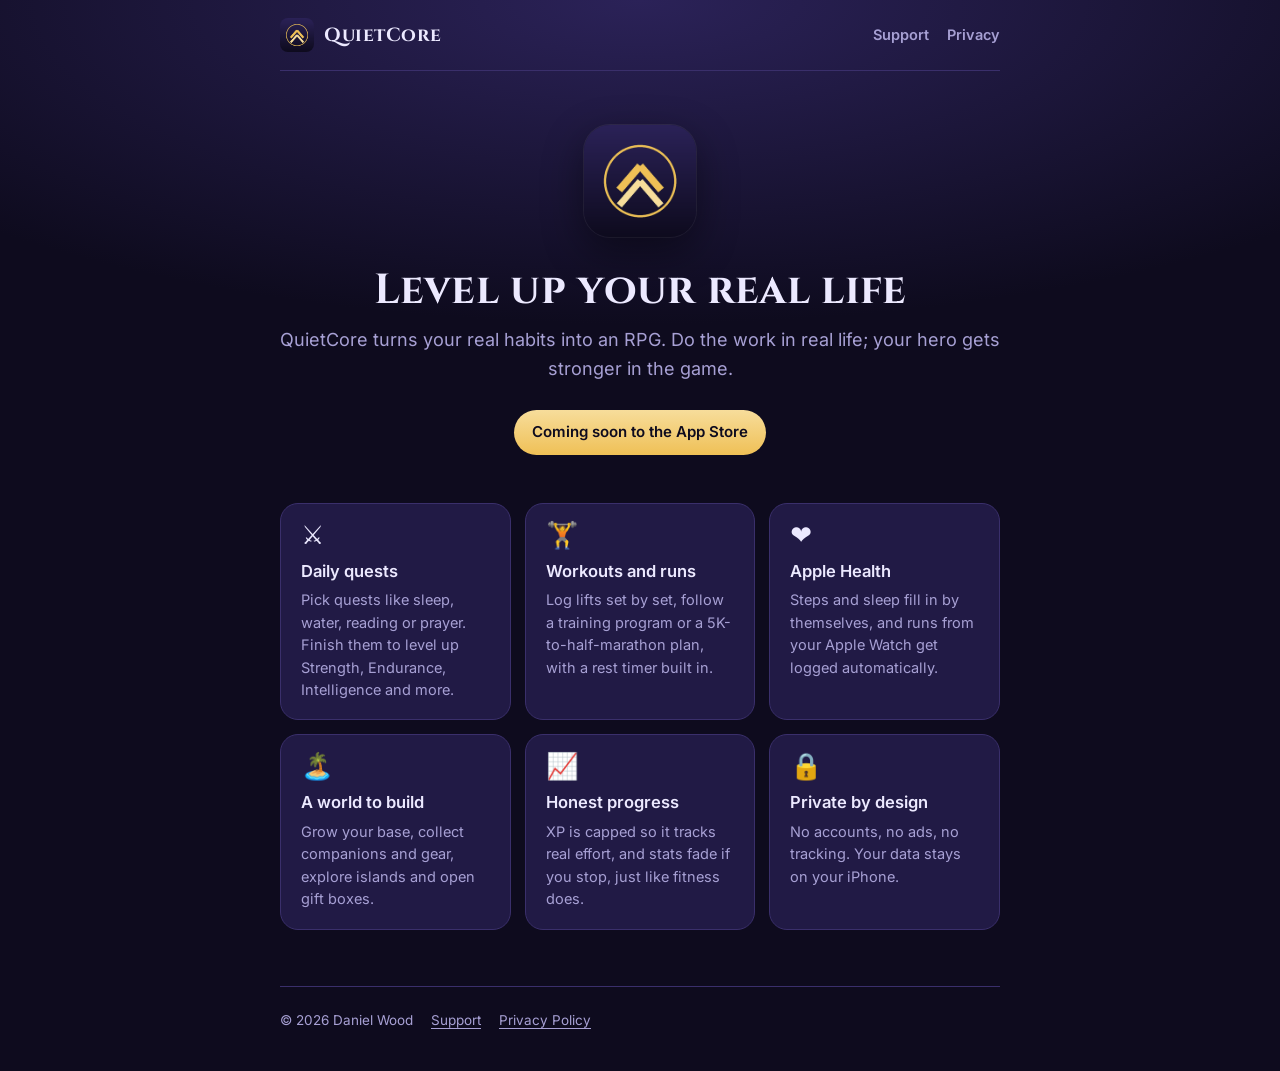
<file: index.html>
<!doctype html>
<html lang="en">
<head>
  <meta charset="utf-8">
  <meta name="viewport" content="width=device-width, initial-scale=1">
  <title>QuietCore · Level up your real life</title>
  <meta name="description" content="QuietCore turns your real habits into an RPG. Complete daily quests, track workouts and runs, and level up seven stats. Everything stays on your iPhone.">
  <link rel="icon" href="assets/favicon.png">
  <link rel="apple-touch-icon" href="assets/apple-touch-icon.png">
  <link rel="stylesheet" href="assets/style.css">
</head>
<body>
  <div class="wrap">
    <header class="site">
      <a class="brand" href="./"><img src="assets/icon.png" alt=""><span class="name">QuietCore</span></a>
      <nav><a href="support/">Support</a><a href="privacy/">Privacy</a></nav>
    </header>

    <section class="hero">
      <img src="assets/icon.png" alt="QuietCore app icon">
      <h1>Level up your real life</h1>
      <p class="lede">QuietCore turns your real habits into an RPG. Do the work in real life; your hero gets stronger in the game.</p>
      <span class="badge">Coming soon to the App Store</span>
    </section>

    <div class="grid">
      <div class="card"><div class="icon">⚔️</div><h3>Daily quests</h3><p>Pick quests like sleep, water, reading or prayer. Finish them to level up Strength, Endurance, Intelligence and more.</p></div>
      <div class="card"><div class="icon">🏋️</div><h3>Workouts and runs</h3><p>Log lifts set by set, follow a training program or a 5K-to-half-marathon plan, with a rest timer built in.</p></div>
      <div class="card"><div class="icon">❤️</div><h3>Apple Health</h3><p>Steps and sleep fill in by themselves, and runs from your Apple Watch get logged automatically.</p></div>
      <div class="card"><div class="icon">🏝️</div><h3>A world to build</h3><p>Grow your base, collect companions and gear, explore islands and open gift boxes.</p></div>
      <div class="card"><div class="icon">📈</div><h3>Honest progress</h3><p>XP is capped so it tracks real effort, and stats fade if you stop, just like fitness does.</p></div>
      <div class="card"><div class="icon">🔒</div><h3>Private by design</h3><p>No accounts, no ads, no tracking. Your data stays on your iPhone.</p></div>
    </div>

    <footer class="site">
      <span>© 2026 Daniel Wood</span>
      <a href="support/">Support</a>
      <a href="privacy/">Privacy Policy</a>
    </footer>
  </div>
</body>
</html>
</file>
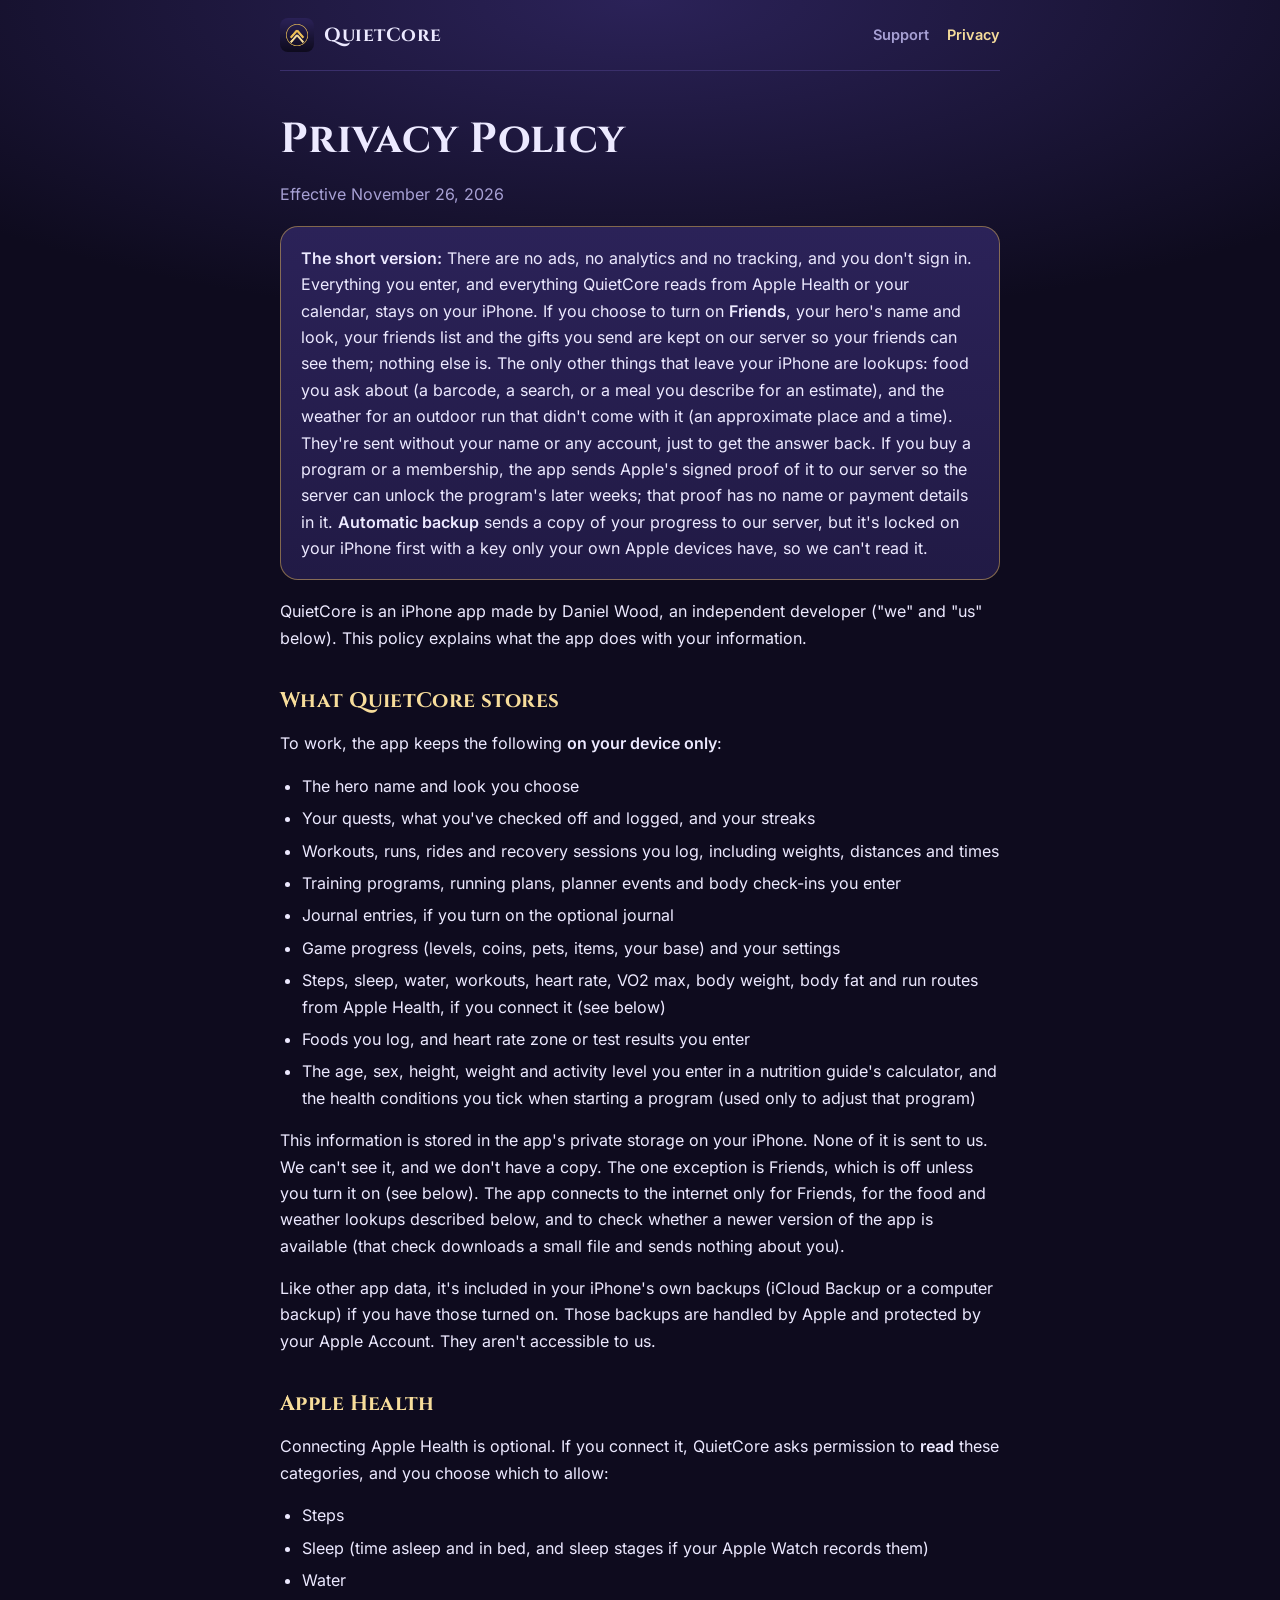
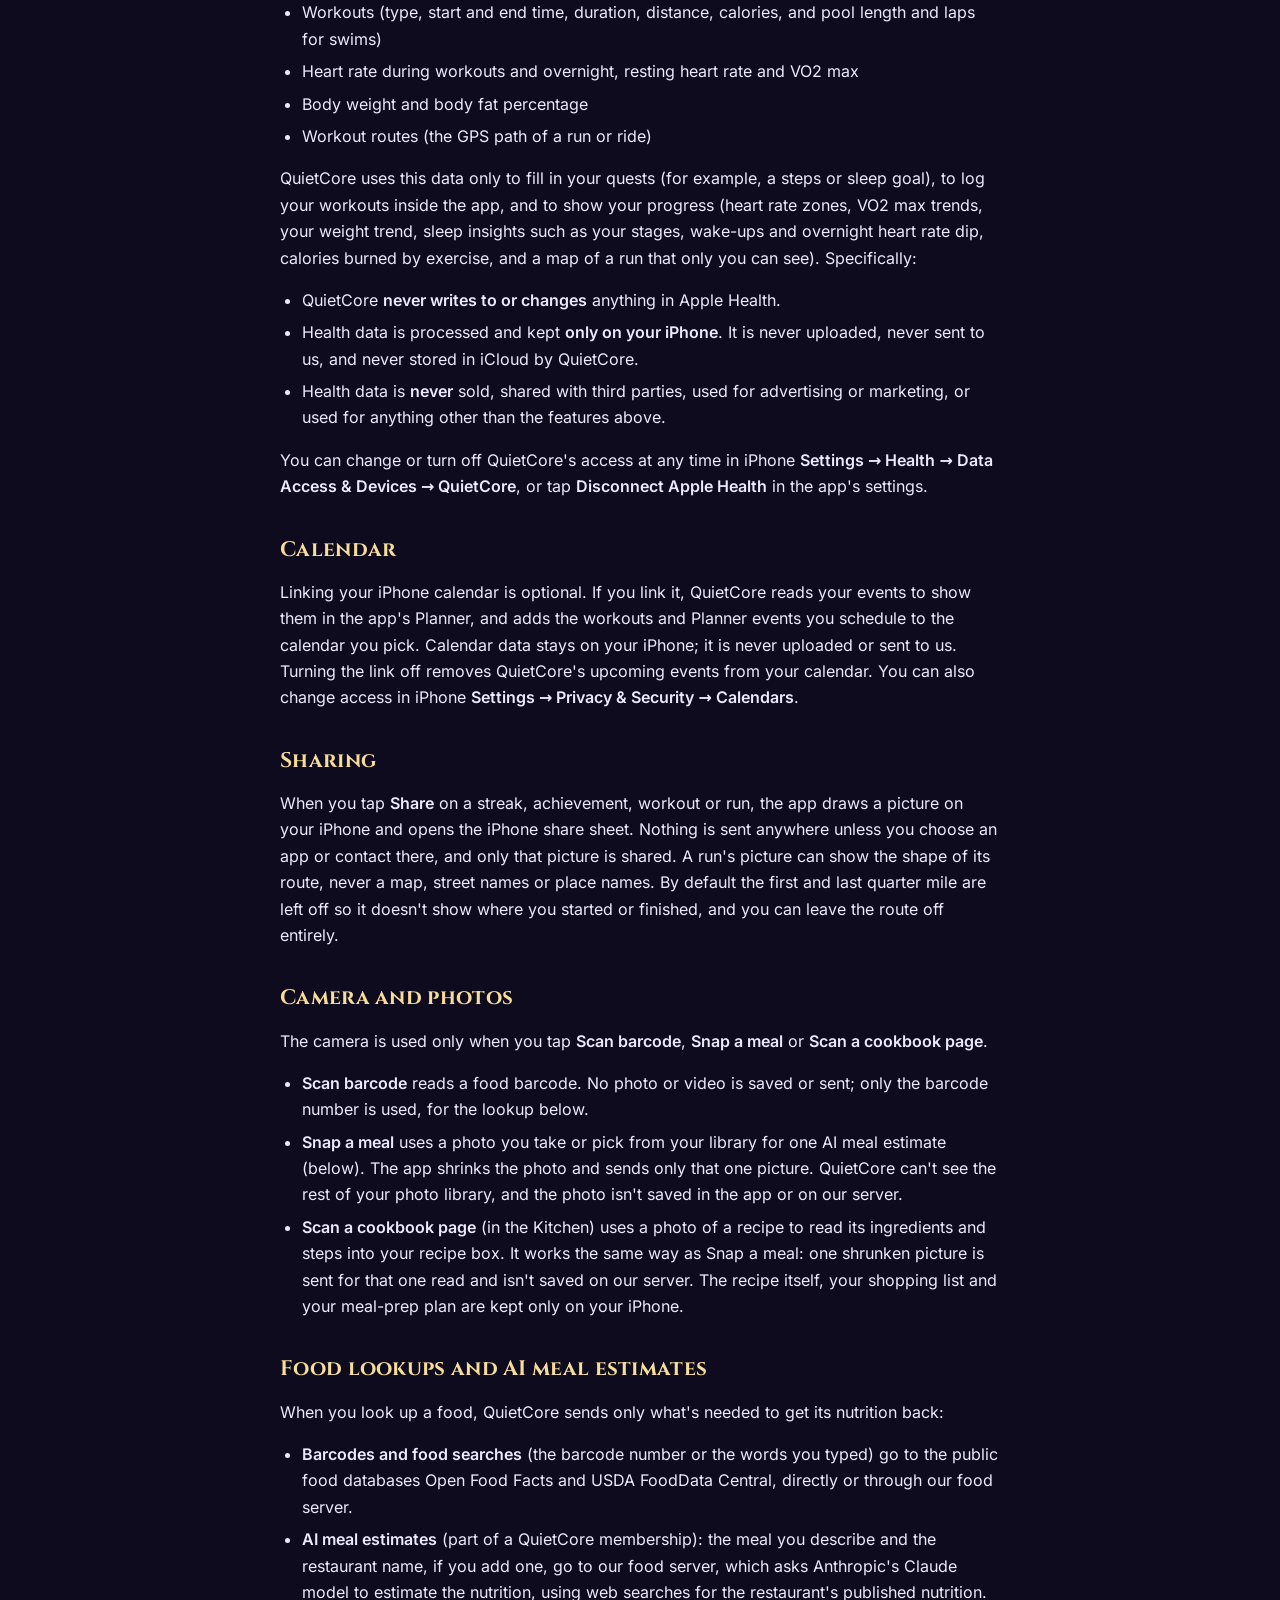
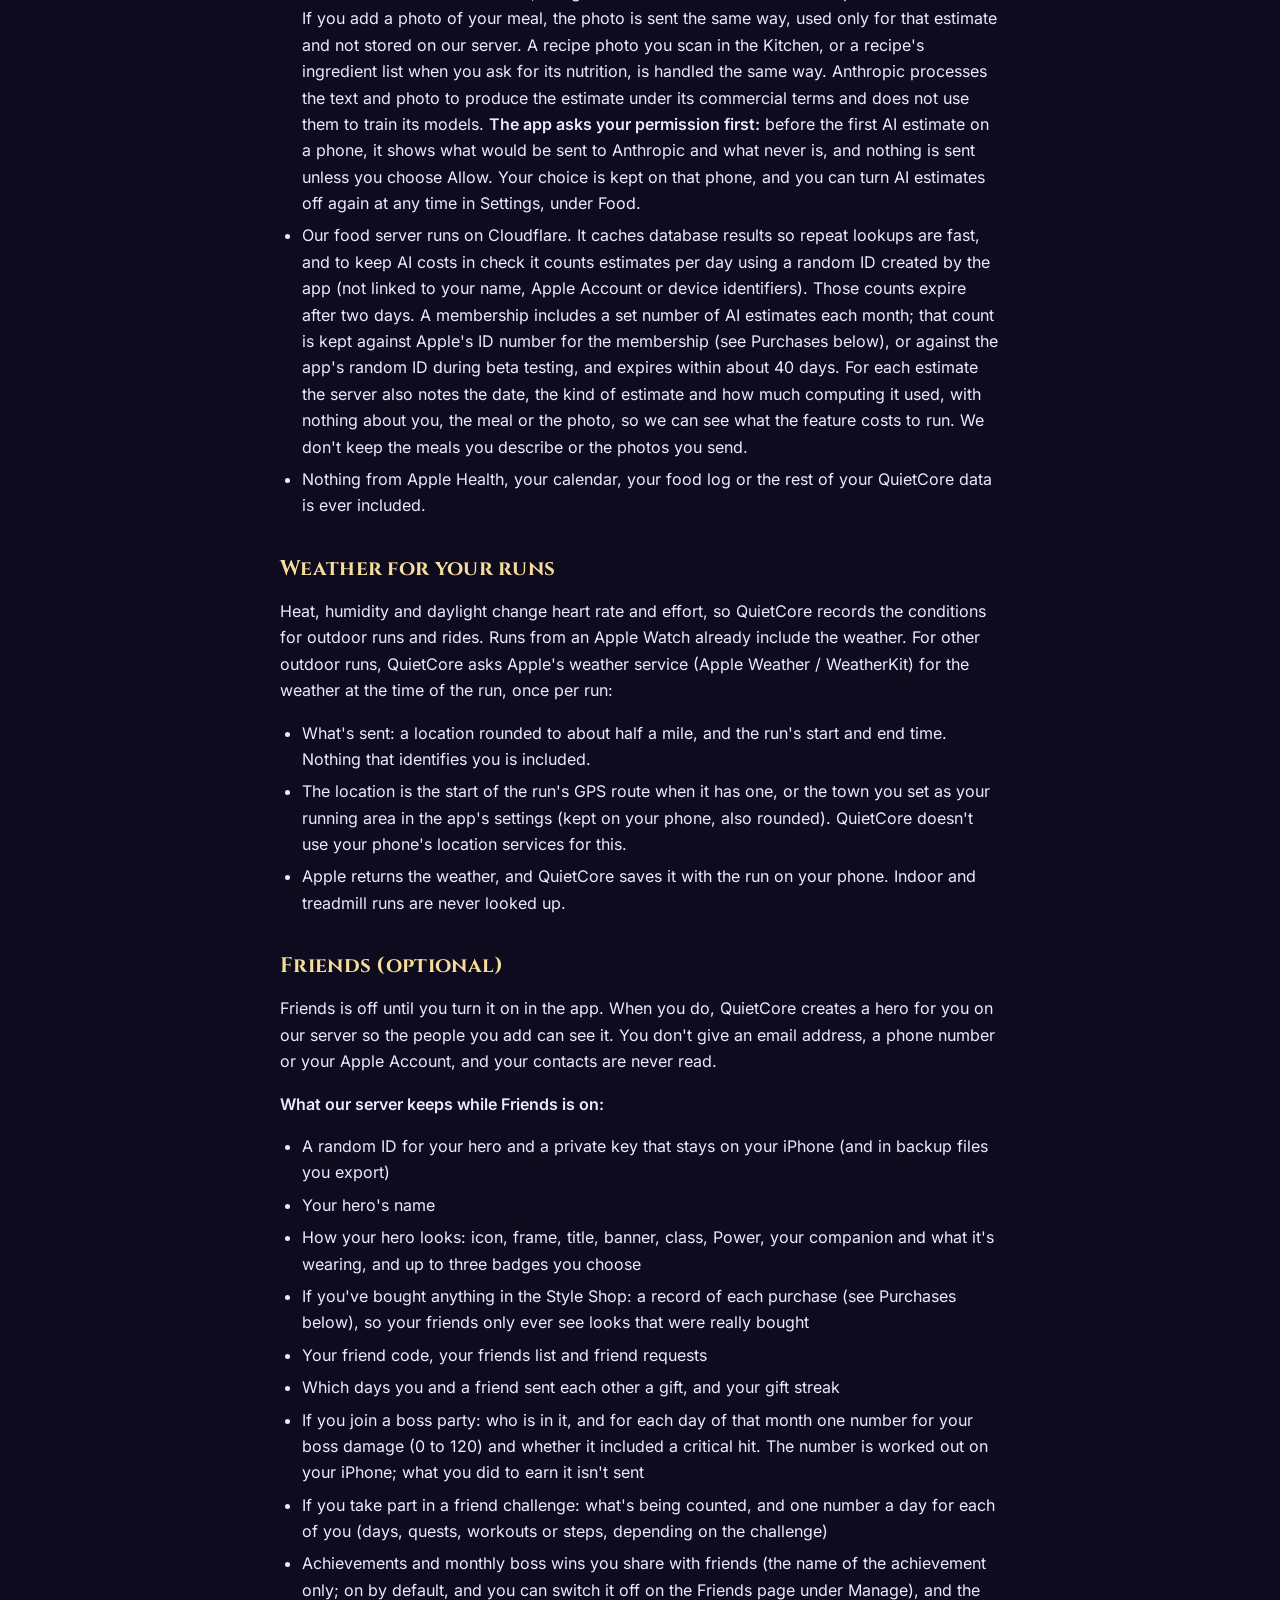
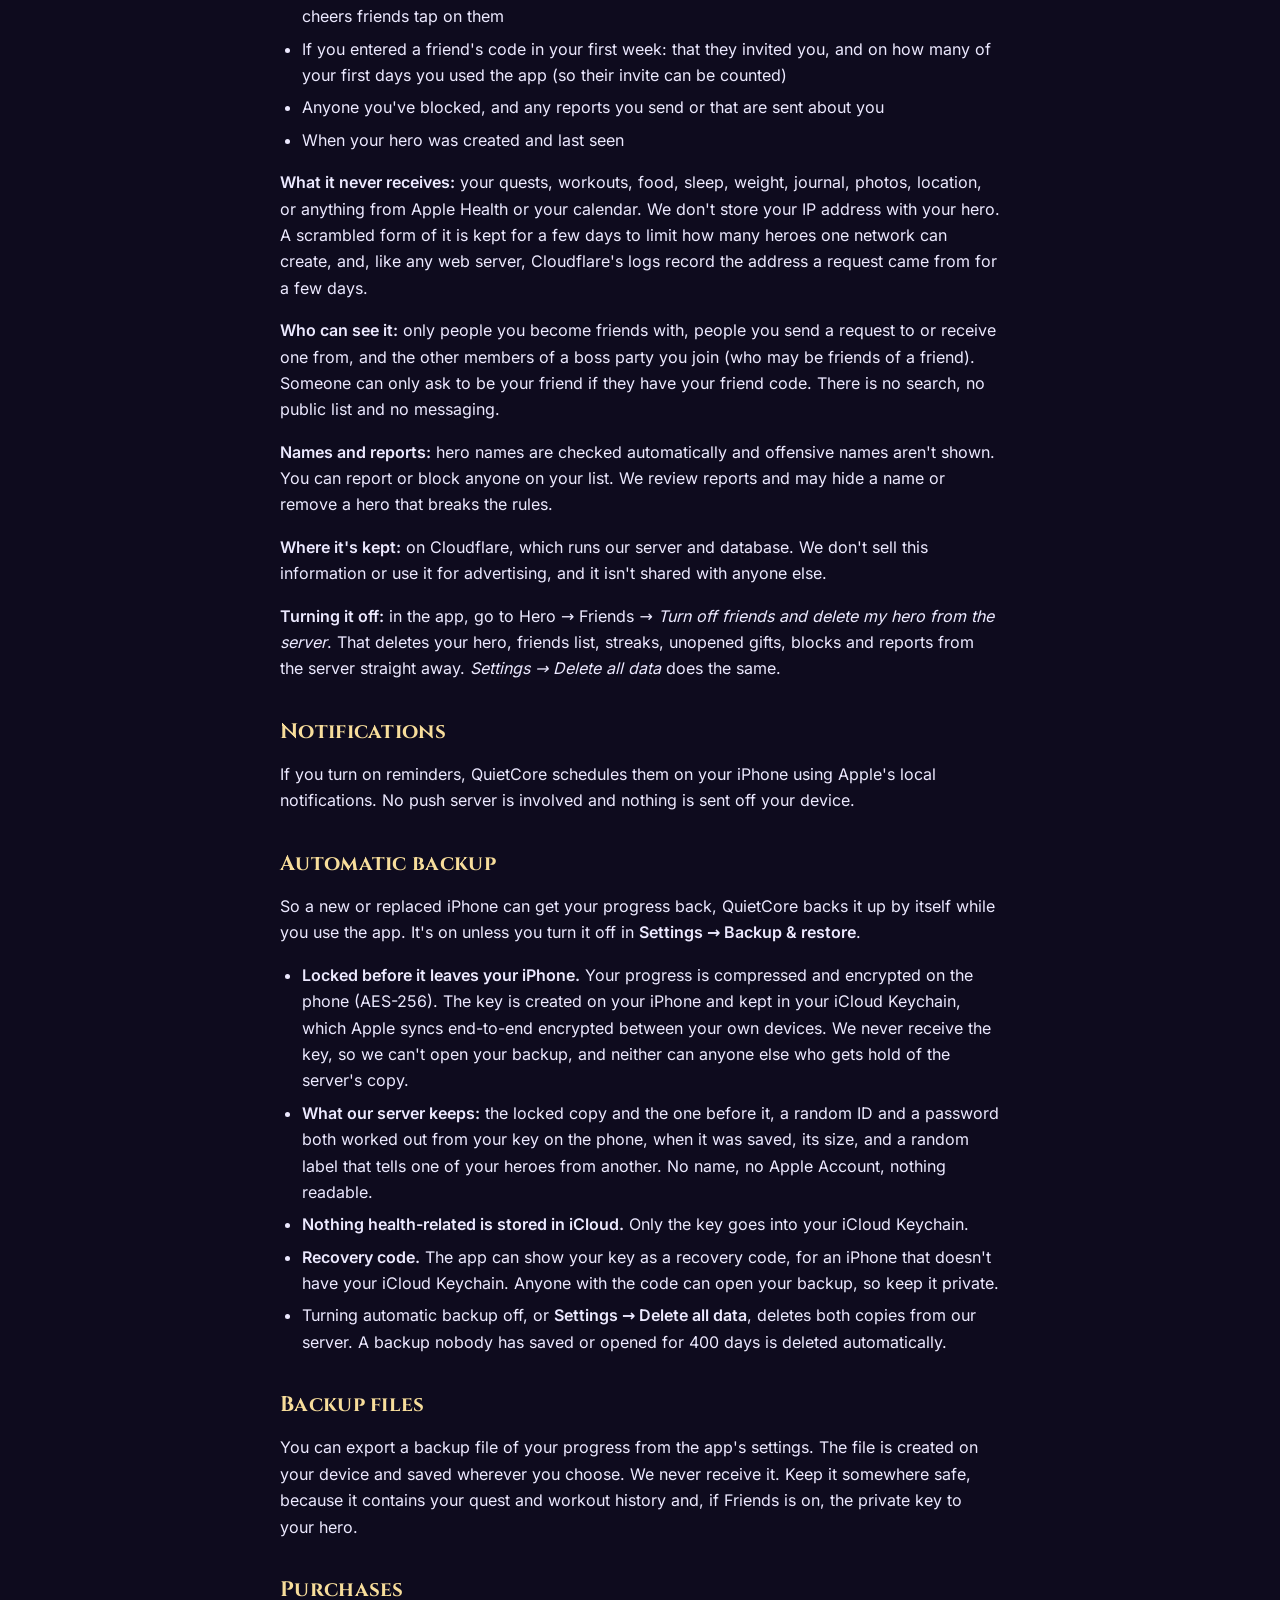
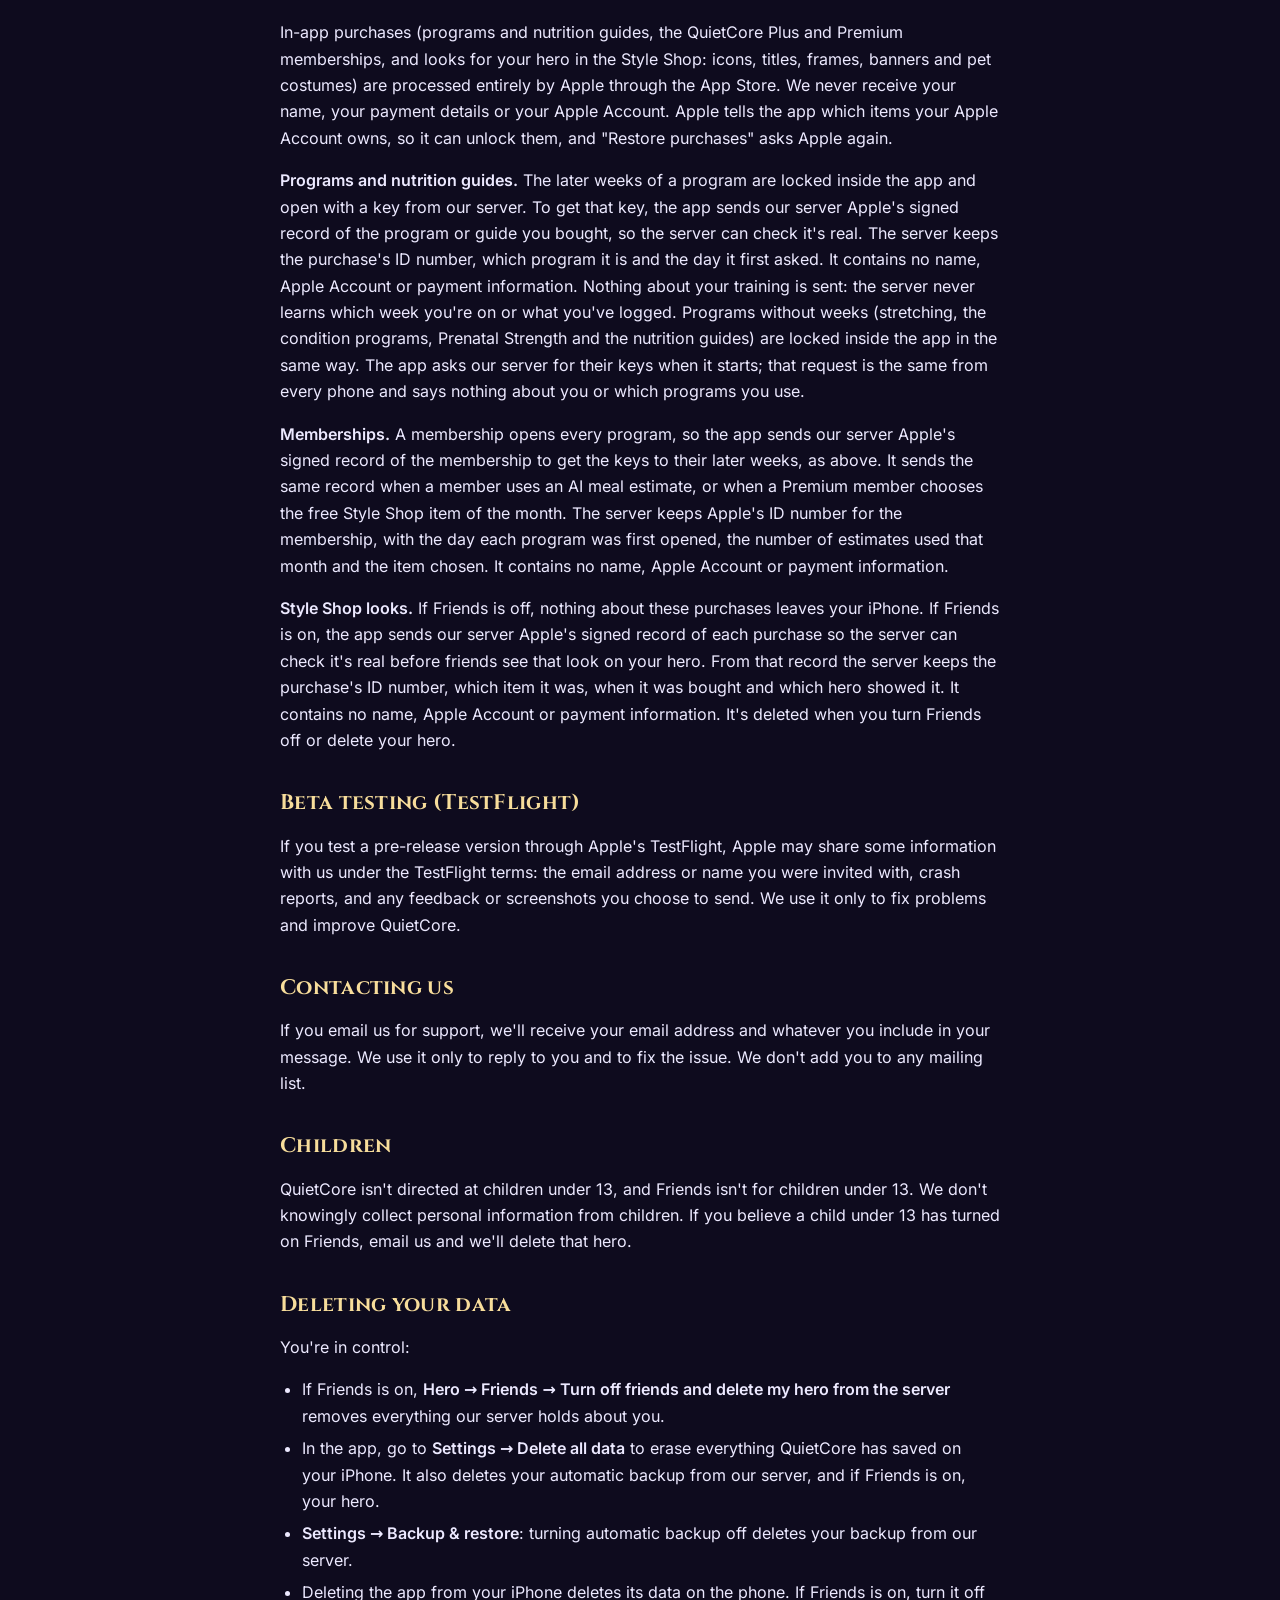
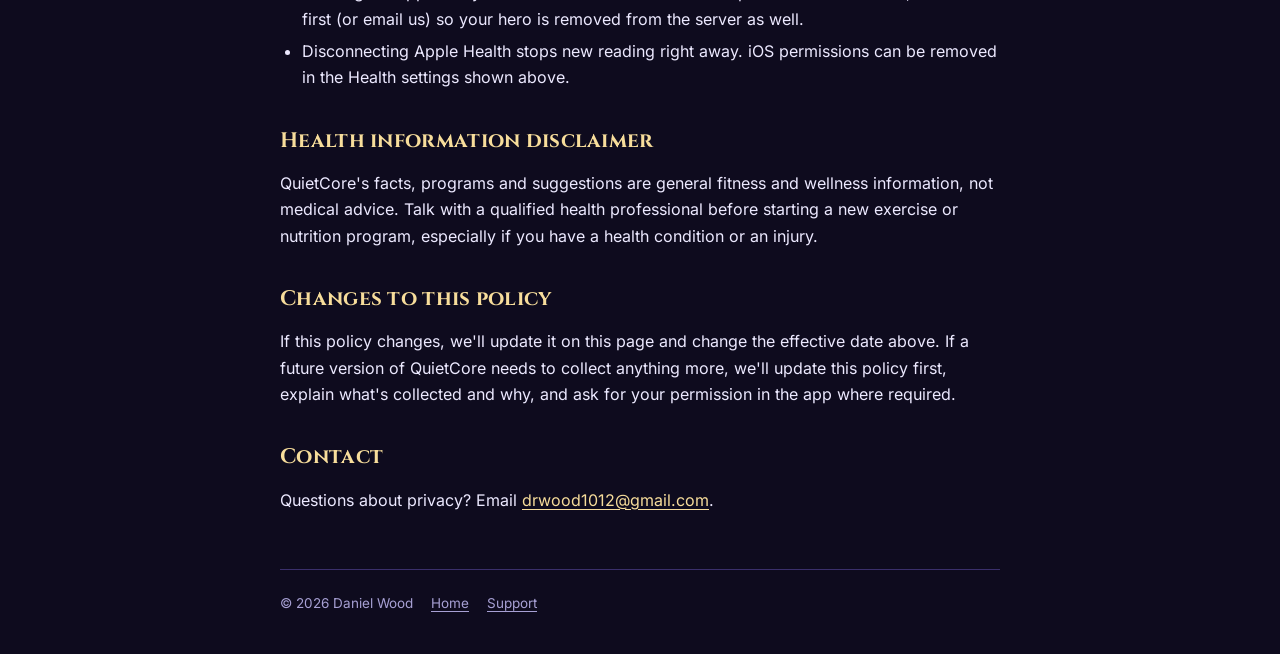
<file: privacy/index.html>
<!doctype html>
<html lang="en">
<head>
  <meta charset="utf-8">
  <meta name="viewport" content="width=device-width, initial-scale=1">
  <title>Privacy Policy · QuietCore</title>
  <meta name="description" content="QuietCore's privacy policy. No ads, no tracking, no sign-in. Apple Health and calendar data never leave your iPhone. Friends is optional and shares only your hero's name and look.">
  <link rel="icon" href="../assets/favicon.png">
  <link rel="apple-touch-icon" href="../assets/apple-touch-icon.png">
  <link rel="stylesheet" href="../assets/style.css">
</head>
<body>
  <div class="wrap">
    <header class="site">
      <a class="brand" href="../"><img src="../assets/icon.png" alt=""><span class="name">QuietCore</span></a>
      <nav><a href="../support/">Support</a><a href="./" aria-current="page">Privacy</a></nav>
    </header>

    <h1>Privacy Policy</h1>
    <p class="muted">Effective November 26, 2026</p>

    <div class="card gold">
      <p><strong>The short version:</strong> There are no ads, no analytics and no tracking, and you don't sign in. Everything you enter, and everything QuietCore reads from Apple Health or your calendar, stays on your iPhone. If you choose to turn on <strong>Friends</strong>, your hero's name and look, your friends list and the gifts you send are kept on our server so your friends can see them; nothing else is. The only other things that leave your iPhone are lookups: food you ask about (a barcode, a search, or a meal you describe for an estimate), and the weather for an outdoor run that didn't come with it (an approximate place and a time). They're sent without your name or any account, just to get the answer back. If you buy a program or a membership, the app sends Apple's signed proof of it to our server so the server can unlock the program's later weeks; that proof has no name or payment details in it. <strong>Automatic backup</strong> sends a copy of your progress to our server, but it's locked on your iPhone first with a key only your own Apple devices have, so we can't read it.</p>
    </div>

    <p>QuietCore is an iPhone app made by Daniel Wood, an independent developer ("we" and "us" below). This policy explains what the app does with your information.</p>

    <h2>What QuietCore stores</h2>
    <p>To work, the app keeps the following <strong>on your device only</strong>:</p>
    <ul>
      <li>The hero name and look you choose</li>
      <li>Your quests, what you've checked off and logged, and your streaks</li>
      <li>Workouts, runs, rides and recovery sessions you log, including weights, distances and times</li>
      <li>Training programs, running plans, planner events and body check-ins you enter</li>
      <li>Journal entries, if you turn on the optional journal</li>
      <li>Game progress (levels, coins, pets, items, your base) and your settings</li>
      <li>Steps, sleep, water, workouts, heart rate, VO2 max, body weight, body fat and run routes from Apple Health, if you connect it (see below)</li>
      <li>Foods you log, and heart rate zone or test results you enter</li>
      <li>The age, sex, height, weight and activity level you enter in a nutrition guide's calculator, and the health conditions you tick when starting a program (used only to adjust that program)</li>
    </ul>
    <p>This information is stored in the app's private storage on your iPhone. None of it is sent to us. We can't see it, and we don't have a copy. The one exception is Friends, which is off unless you turn it on (see below). The app connects to the internet only for Friends, for the food and weather lookups described below, and to check whether a newer version of the app is available (that check downloads a small file and sends nothing about you).</p>
    <p>Like other app data, it's included in your iPhone's own backups (iCloud Backup or a computer backup) if you have those turned on. Those backups are handled by Apple and protected by your Apple Account. They aren't accessible to us.</p>

    <h2>Apple Health</h2>
    <p>Connecting Apple Health is optional. If you connect it, QuietCore asks permission to <strong>read</strong> these categories, and you choose which to allow:</p>
    <ul>
      <li>Steps</li>
      <li>Sleep (time asleep and in bed, and sleep stages if your Apple Watch records them)</li>
      <li>Water</li>
      <li>Workouts (type, start and end time, duration, distance, calories, and pool length and laps for swims)</li>
      <li>Heart rate during workouts and overnight, resting heart rate and VO2 max</li>
      <li>Body weight and body fat percentage</li>
      <li>Workout routes (the GPS path of a run or ride)</li>
    </ul>
    <p>QuietCore uses this data only to fill in your quests (for example, a steps or sleep goal), to log your workouts inside the app, and to show your progress (heart rate zones, VO2 max trends, your weight trend, sleep insights such as your stages, wake-ups and overnight heart rate dip, calories burned by exercise, and a map of a run that only you can see). Specifically:</p>
    <ul>
      <li>QuietCore <strong>never writes to or changes</strong> anything in Apple Health.</li>
      <li>Health data is processed and kept <strong>only on your iPhone</strong>. It is never uploaded, never sent to us, and never stored in iCloud by QuietCore.</li>
      <li>Health data is <strong>never</strong> sold, shared with third parties, used for advertising or marketing, or used for anything other than the features above.</li>
    </ul>
    <p>You can change or turn off QuietCore's access at any time in iPhone <strong>Settings → Health → Data Access &amp; Devices → QuietCore</strong>, or tap <strong>Disconnect Apple Health</strong> in the app's settings.</p>

    <h2>Calendar</h2>
    <p>Linking your iPhone calendar is optional. If you link it, QuietCore reads your events to show them in the app's Planner, and adds the workouts and Planner events you schedule to the calendar you pick. Calendar data stays on your iPhone; it is never uploaded or sent to us. Turning the link off removes QuietCore's upcoming events from your calendar. You can also change access in iPhone <strong>Settings → Privacy &amp; Security → Calendars</strong>.</p>

    <h2>Sharing</h2>
    <p>When you tap <strong>Share</strong> on a streak, achievement, workout or run, the app draws a picture on your iPhone and opens the iPhone share sheet. Nothing is sent anywhere unless you choose an app or contact there, and only that picture is shared. A run's picture can show the shape of its route, never a map, street names or place names. By default the first and last quarter mile are left off so it doesn't show where you started or finished, and you can leave the route off entirely.</p>

    <h2>Camera and photos</h2>
    <p>The camera is used only when you tap <strong>Scan barcode</strong>, <strong>Snap a meal</strong> or <strong>Scan a cookbook page</strong>.</p>
    <ul>
      <li><strong>Scan barcode</strong> reads a food barcode. No photo or video is saved or sent; only the barcode number is used, for the lookup below.</li>
      <li><strong>Snap a meal</strong> uses a photo you take or pick from your library for one AI meal estimate (below). The app shrinks the photo and sends only that one picture. QuietCore can't see the rest of your photo library, and the photo isn't saved in the app or on our server.</li>
      <li><strong>Scan a cookbook page</strong> (in the Kitchen) uses a photo of a recipe to read its ingredients and steps into your recipe box. It works the same way as Snap a meal: one shrunken picture is sent for that one read and isn't saved on our server. The recipe itself, your shopping list and your meal-prep plan are kept only on your iPhone.</li>
    </ul>

    <h2>Food lookups and AI meal estimates</h2>
    <p>When you look up a food, QuietCore sends only what's needed to get its nutrition back:</p>
    <ul>
      <li><strong>Barcodes and food searches</strong> (the barcode number or the words you typed) go to the public food databases Open Food Facts and USDA FoodData Central, directly or through our food server.</li>
      <li><strong>AI meal estimates</strong> (part of a QuietCore membership): the meal you describe and the restaurant name, if you add one, go to our food server, which asks Anthropic's Claude model to estimate the nutrition, using web searches for the restaurant's published nutrition. If you add a photo of your meal, the photo is sent the same way, used only for that estimate and not stored on our server. A recipe photo you scan in the Kitchen, or a recipe's ingredient list when you ask for its nutrition, is handled the same way. Anthropic processes the text and photo to produce the estimate under its commercial terms and does not use them to train its models. <strong>The app asks your permission first:</strong> before the first AI estimate on a phone, it shows what would be sent to Anthropic and what never is, and nothing is sent unless you choose Allow. Your choice is kept on that phone, and you can turn AI estimates off again at any time in Settings, under Food.</li>
      <li>Our food server runs on Cloudflare. It caches database results so repeat lookups are fast, and to keep AI costs in check it counts estimates per day using a random ID created by the app (not linked to your name, Apple Account or device identifiers). Those counts expire after two days. A membership includes a set number of AI estimates each month; that count is kept against Apple's ID number for the membership (see Purchases below), or against the app's random ID during beta testing, and expires within about 40 days. For each estimate the server also notes the date, the kind of estimate and how much computing it used, with nothing about you, the meal or the photo, so we can see what the feature costs to run. We don't keep the meals you describe or the photos you send.</li>
      <li>Nothing from Apple Health, your calendar, your food log or the rest of your QuietCore data is ever included.</li>
    </ul>

    <h2>Weather for your runs</h2>
    <p>Heat, humidity and daylight change heart rate and effort, so QuietCore records the conditions for outdoor runs and rides. Runs from an Apple Watch already include the weather. For other outdoor runs, QuietCore asks Apple's weather service (Apple Weather / WeatherKit) for the weather at the time of the run, once per run:</p>
    <ul>
      <li>What's sent: a location rounded to about half a mile, and the run's start and end time. Nothing that identifies you is included.</li>
      <li>The location is the start of the run's GPS route when it has one, or the town you set as your running area in the app's settings (kept on your phone, also rounded). QuietCore doesn't use your phone's location services for this.</li>
      <li>Apple returns the weather, and QuietCore saves it with the run on your phone. Indoor and treadmill runs are never looked up.</li>
    </ul>

    <h2>Friends (optional)</h2>
    <p>Friends is off until you turn it on in the app. When you do, QuietCore creates a hero for you on our server so the people you add can see it. You don't give an email address, a phone number or your Apple Account, and your contacts are never read.</p>
    <p><strong>What our server keeps while Friends is on:</strong></p>
    <ul>
      <li>A random ID for your hero and a private key that stays on your iPhone (and in backup files you export)</li>
      <li>Your hero's name</li>
      <li>How your hero looks: icon, frame, title, banner, class, Power, your companion and what it's wearing, and up to three badges you choose</li>
      <li>If you've bought anything in the Style Shop: a record of each purchase (see Purchases below), so your friends only ever see looks that were really bought</li>
      <li>Your friend code, your friends list and friend requests</li>
      <li>Which days you and a friend sent each other a gift, and your gift streak</li>
      <li>If you join a boss party: who is in it, and for each day of that month one number for your boss damage (0 to 120) and whether it included a critical hit. The number is worked out on your iPhone; what you did to earn it isn't sent</li>
      <li>If you take part in a friend challenge: what's being counted, and one number a day for each of you (days, quests, workouts or steps, depending on the challenge)</li>
      <li>Achievements and monthly boss wins you share with friends (the name of the achievement only; on by default, and you can switch it off on the Friends page under Manage), and the cheers friends tap on them</li>
      <li>If you entered a friend's code in your first week: that they invited you, and on how many of your first days you used the app (so their invite can be counted)</li>
      <li>Anyone you've blocked, and any reports you send or that are sent about you</li>
      <li>When your hero was created and last seen</li>
    </ul>
    <p><strong>What it never receives:</strong> your quests, workouts, food, sleep, weight, journal, photos, location, or anything from Apple Health or your calendar. We don't store your IP address with your hero. A scrambled form of it is kept for a few days to limit how many heroes one network can create, and, like any web server, Cloudflare's logs record the address a request came from for a few days.</p>
    <p><strong>Who can see it:</strong> only people you become friends with, people you send a request to or receive one from, and the other members of a boss party you join (who may be friends of a friend). Someone can only ask to be your friend if they have your friend code. There is no search, no public list and no messaging.</p>
    <p><strong>Names and reports:</strong> hero names are checked automatically and offensive names aren't shown. You can report or block anyone on your list. We review reports and may hide a name or remove a hero that breaks the rules.</p>
    <p><strong>Where it's kept:</strong> on Cloudflare, which runs our server and database. We don't sell this information or use it for advertising, and it isn't shared with anyone else.</p>
    <p><strong>Turning it off:</strong> in the app, go to Hero → Friends → <em>Turn off friends and delete my hero from the server</em>. That deletes your hero, friends list, streaks, unopened gifts, blocks and reports from the server straight away. <em>Settings → Delete all data</em> does the same.</p>

    <h2>Notifications</h2>
    <p>If you turn on reminders, QuietCore schedules them on your iPhone using Apple's local notifications. No push server is involved and nothing is sent off your device.</p>

    <h2>Automatic backup</h2>
    <p>So a new or replaced iPhone can get your progress back, QuietCore backs it up by itself while you use the app. It's on unless you turn it off in <strong>Settings → Backup &amp; restore</strong>.</p>
    <ul>
      <li><strong>Locked before it leaves your iPhone.</strong> Your progress is compressed and encrypted on the phone (AES-256). The key is created on your iPhone and kept in your iCloud Keychain, which Apple syncs end-to-end encrypted between your own devices. We never receive the key, so we can't open your backup, and neither can anyone else who gets hold of the server's copy.</li>
      <li><strong>What our server keeps:</strong> the locked copy and the one before it, a random ID and a password both worked out from your key on the phone, when it was saved, its size, and a random label that tells one of your heroes from another. No name, no Apple Account, nothing readable.</li>
      <li><strong>Nothing health-related is stored in iCloud.</strong> Only the key goes into your iCloud Keychain.</li>
      <li><strong>Recovery code.</strong> The app can show your key as a recovery code, for an iPhone that doesn't have your iCloud Keychain. Anyone with the code can open your backup, so keep it private.</li>
      <li>Turning automatic backup off, or <strong>Settings → Delete all data</strong>, deletes both copies from our server. A backup nobody has saved or opened for 400 days is deleted automatically.</li>
    </ul>
    <h2>Backup files</h2>
    <p>You can export a backup file of your progress from the app's settings. The file is created on your device and saved wherever you choose. We never receive it. Keep it somewhere safe, because it contains your quest and workout history and, if Friends is on, the private key to your hero.</p>

    <h2>Purchases</h2>
    <p>In-app purchases (programs and nutrition guides, the QuietCore Plus and Premium memberships, and looks for your hero in the Style Shop: icons, titles, frames, banners and pet costumes) are processed entirely by Apple through the App Store. We never receive your name, your payment details or your Apple Account. Apple tells the app which items your Apple Account owns, so it can unlock them, and "Restore purchases" asks Apple again.</p>
    <p><strong>Programs and nutrition guides.</strong> The later weeks of a program are locked inside the app and open with a key from our server. To get that key, the app sends our server Apple's signed record of the program or guide you bought, so the server can check it's real. The server keeps the purchase's ID number, which program it is and the day it first asked. It contains no name, Apple Account or payment information. Nothing about your training is sent: the server never learns which week you're on or what you've logged. Programs without weeks (stretching, the condition programs, Prenatal Strength and the nutrition guides) are locked inside the app in the same way. The app asks our server for their keys when it starts; that request is the same from every phone and says nothing about you or which programs you use.</p>
    <p><strong>Memberships.</strong> A membership opens every program, so the app sends our server Apple's signed record of the membership to get the keys to their later weeks, as above. It sends the same record when a member uses an AI meal estimate, or when a Premium member chooses the free Style Shop item of the month. The server keeps Apple's ID number for the membership, with the day each program was first opened, the number of estimates used that month and the item chosen. It contains no name, Apple Account or payment information.</p>
    <p><strong>Style Shop looks.</strong> If Friends is off, nothing about these purchases leaves your iPhone. If Friends is on, the app sends our server Apple's signed record of each purchase so the server can check it's real before friends see that look on your hero. From that record the server keeps the purchase's ID number, which item it was, when it was bought and which hero showed it. It contains no name, Apple Account or payment information. It's deleted when you turn Friends off or delete your hero.</p>

    <h2>Beta testing (TestFlight)</h2>
    <p>If you test a pre-release version through Apple's TestFlight, Apple may share some information with us under the TestFlight terms: the email address or name you were invited with, crash reports, and any feedback or screenshots you choose to send. We use it only to fix problems and improve QuietCore.</p>

    <h2>Contacting us</h2>
    <p>If you email us for support, we'll receive your email address and whatever you include in your message. We use it only to reply to you and to fix the issue. We don't add you to any mailing list.</p>

    <h2>Children</h2>
    <p>QuietCore isn't directed at children under 13, and Friends isn't for children under 13. We don't knowingly collect personal information from children. If you believe a child under 13 has turned on Friends, email us and we'll delete that hero.</p>

    <h2>Deleting your data</h2>
    <p>You're in control:</p>
    <ul>
      <li>If Friends is on, <strong>Hero → Friends → Turn off friends and delete my hero from the server</strong> removes everything our server holds about you.</li>
      <li>In the app, go to <strong>Settings → Delete all data</strong> to erase everything QuietCore has saved on your iPhone. It also deletes your automatic backup from our server, and if Friends is on, your hero.</li>
      <li><strong>Settings → Backup &amp; restore</strong>: turning automatic backup off deletes your backup from our server.</li>
      <li>Deleting the app from your iPhone deletes its data on the phone. If Friends is on, turn it off first (or email us) so your hero is removed from the server as well.</li>
      <li>Disconnecting Apple Health stops new reading right away. iOS permissions can be removed in the Health settings shown above.</li>
    </ul>

    <h2>Health information disclaimer</h2>
    <p>QuietCore's facts, programs and suggestions are general fitness and wellness information, not medical advice. Talk with a qualified health professional before starting a new exercise or nutrition program, especially if you have a health condition or an injury.</p>

    <h2>Changes to this policy</h2>
    <p>If this policy changes, we'll update it on this page and change the effective date above. If a future version of QuietCore needs to collect anything more, we'll update this policy first, explain what's collected and why, and ask for your permission in the app where required.</p>

    <h2>Contact</h2>
    <p>Questions about privacy? Email <a href="mailto:drwood1012@gmail.com">drwood1012@gmail.com</a>.</p>

    <footer class="site">
      <span>© 2026 Daniel Wood</span>
      <a href="../">Home</a>
      <a href="../support/">Support</a>
    </footer>
  </div>
</body>
</html>
</file>
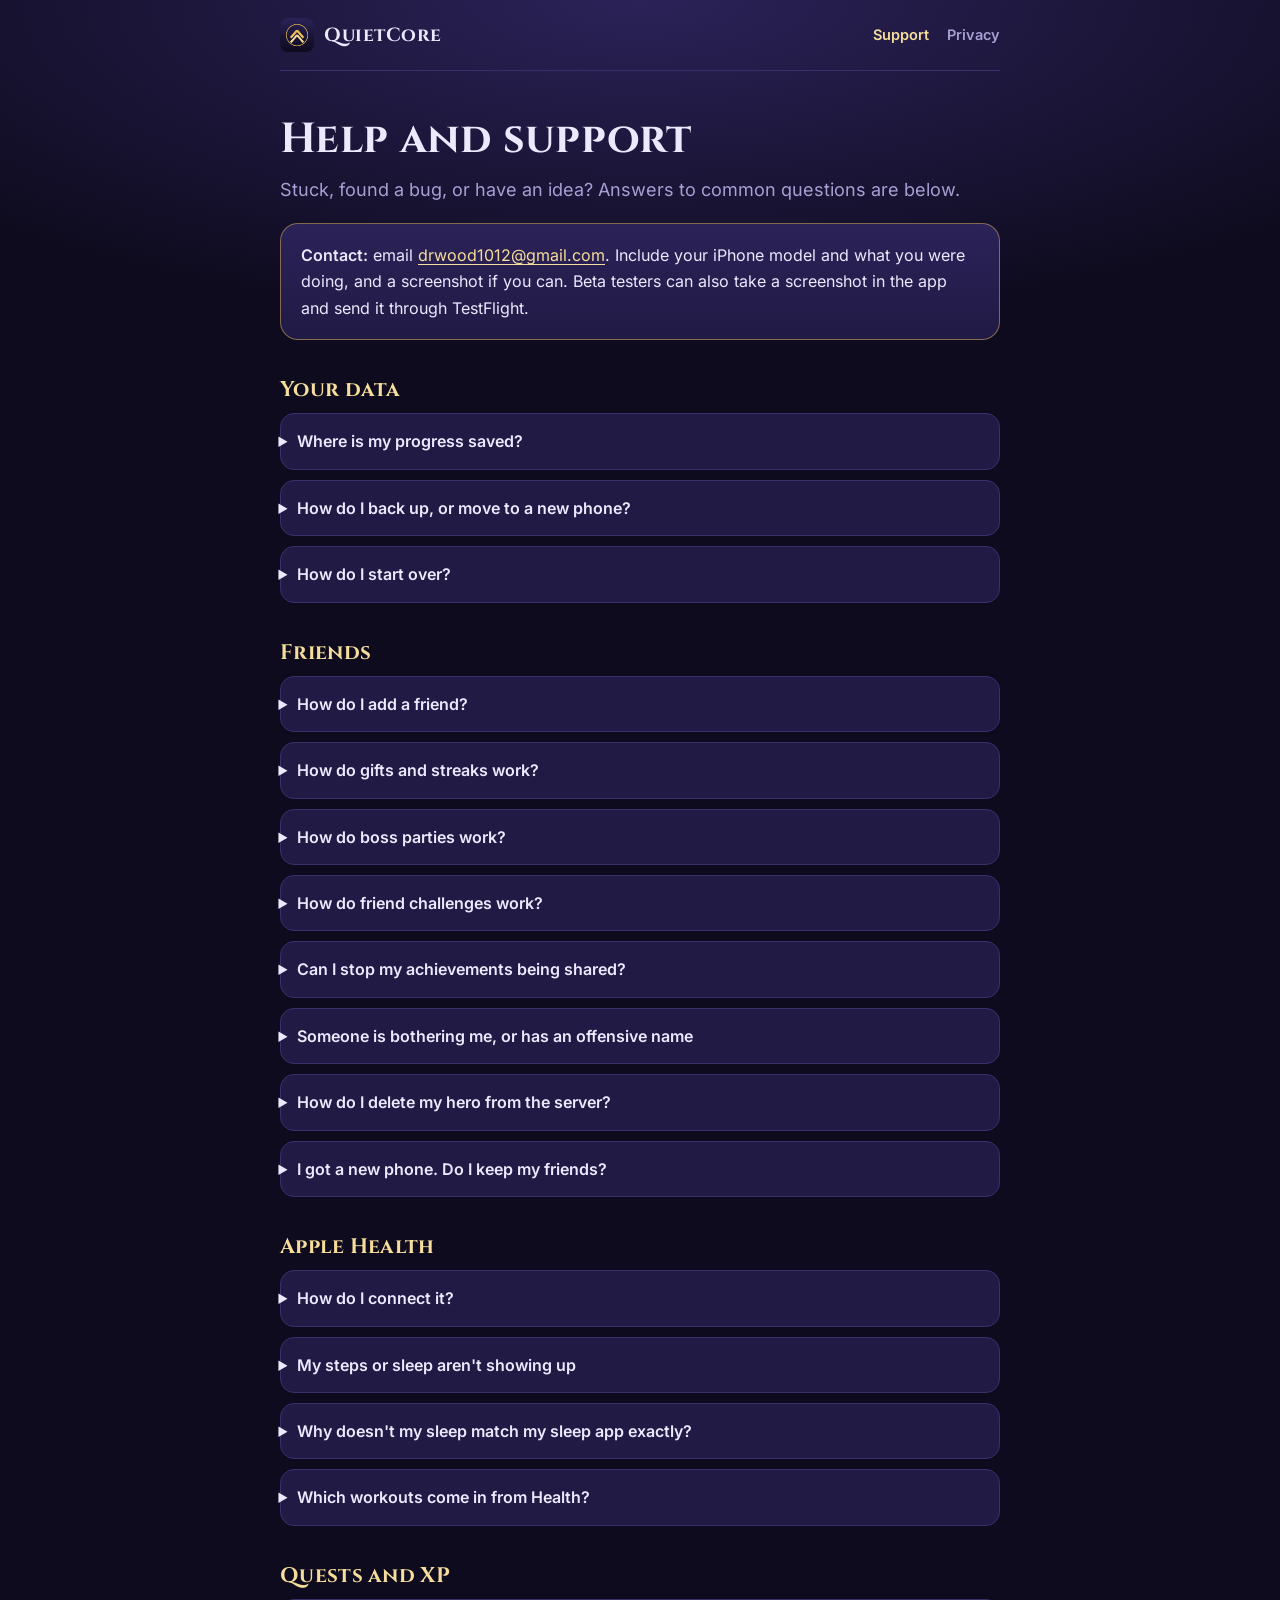
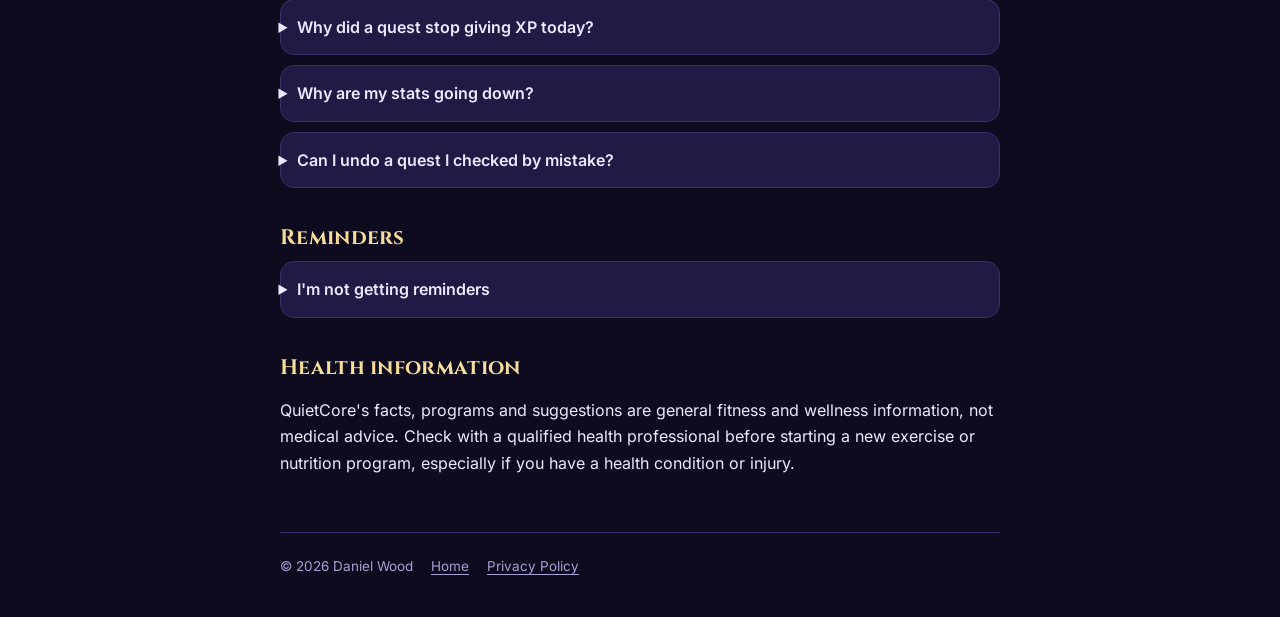
<file: support/index.html>
<!doctype html>
<html lang="en">
<head>
  <meta charset="utf-8">
  <meta name="viewport" content="width=device-width, initial-scale=1">
  <title>Support · QuietCore</title>
  <meta name="description" content="Help for QuietCore: backups, Apple Health, reminders, XP and how to contact the developer.">
  <link rel="icon" href="../assets/favicon.png">
  <link rel="apple-touch-icon" href="../assets/apple-touch-icon.png">
  <link rel="stylesheet" href="../assets/style.css">
</head>
<body>
  <div class="wrap">
    <header class="site">
      <a class="brand" href="../"><img src="../assets/icon.png" alt=""><span class="name">QuietCore</span></a>
      <nav><a href="./" aria-current="page">Support</a><a href="../privacy/">Privacy</a></nav>
    </header>

    <h1>Help and support</h1>
    <p class="lede">Stuck, found a bug, or have an idea? Answers to common questions are below.</p>

    <div class="card gold">
      <p><strong>Contact:</strong> email <a href="mailto:drwood1012@gmail.com?subject=QuietCore%20support">drwood1012@gmail.com</a>. Include your iPhone model and what you were doing, and a screenshot if you can. Beta testers can also take a screenshot in the app and send it through TestFlight.</p>
    </div>

    <h2>Your data</h2>
    <details>
      <summary>Where is my progress saved?</summary>
      <p>On your iPhone, inside QuietCore. You don't sign in and your progress isn't uploaded. If you turn on Friends, only your hero's name and look, your friends list and gifts are kept on our server. Your iPhone's own backups (iCloud Backup or a computer backup) include your progress.</p>
    </details>
    <details>
      <summary>How do I back up, or move to a new phone?</summary>
      <p>Go to <strong>Settings → Backup &amp; restore → Save backup file</strong> and choose where it goes: Save to Files (iCloud Drive works well), AirDrop or email. On the new phone, open the same screen, tap <strong>Open backup file</strong> and pick it. Restoring an iPhone from an iCloud backup also brings QuietCore's data along.</p>
    </details>
    <details>
      <summary>How do I start over?</summary>
      <p><strong>Settings → Delete all data</strong> erases everything on this device. Save a backup first if you might want it back.</p>
    </details>

    <h2>Friends</h2>
    <details>
      <summary>How do I add a friend?</summary>
      <p>Go to <strong>Hero → Friends</strong> and turn friends on. Send your friend code to someone (Copy or Share), or type theirs into <strong>A friend's code</strong> and tap Add. They'll see your request the next time they open QuietCore, and you're friends once they accept.</p>
    </details>
    <details>
      <summary>How do gifts and streaks work?</summary>
      <p>You can send each friend one gift a day and open up to 20 a day. A gift has the same odds as your daily gift. Your streak with a friend grows by one for each day you <em>both</em> send, and ends if a day is missed. An hourglass means it ends tonight unless you both send.</p>
    </details>
    <details>
      <summary>How do boss parties work?</summary>
      <p>Open the monthly boss (<strong>Hero → Monthly boss</strong>), tap <strong>Start a party</strong>, and invite friends from the list. A party holds up to six; when it's full, nobody can join until someone leaves. Everyone's daily damage adds up against one bigger health bar. The weekly attack is dodged when two-thirds of the party meets the week's goal. If you leave, you carry on solo with your own damage, and the party's boss stays as strong as it was.</p>
    </details>
    <details>
      <summary>How do friend challenges work?</summary>
      <p>On the Friends page, tap <strong>Challenge a friend</strong>. Pick who, what counts (active days, perfect days, quests done, workouts or steps), whether you're against each other or working toward a shared target, and how long. It starts the day your friend accepts. Only each day's number is shared, never what you did to earn it. When it ends, collect your coins on the same page.</p>
    </details>
    <details>
      <summary>Can I stop my achievements being shared?</summary>
      <p>Yes. On the Friends page, under <strong>Manage</strong>, switch off <strong>Share new achievements and boss wins with friends</strong>.</p>
    </details>
    <details>
      <summary>Someone is bothering me, or has an offensive name</summary>
      <p>Tap them in your friends list or requests, then <strong>Report</strong> or <strong>Block</strong>. Blocking removes them and stops them sending you requests or gifts; they aren't told. Reports are reviewed within a day. You can also email us.</p>
    </details>
    <details>
      <summary>How do I delete my hero from the server?</summary>
      <p><strong>Hero → Friends → Turn off friends and delete my hero from the server.</strong> Your friends list, streaks and unopened gifts are deleted straight away. The rest of the app is unaffected. <strong>Settings → Delete all data</strong> also removes it.</p>
    </details>
    <details>
      <summary>I got a new phone. Do I keep my friends?</summary>
      <p>Yes, if you move with a backup file (<strong>Settings → Backup &amp; restore</strong>) or restore the new iPhone from an iCloud or computer backup. The backup carries the key to your hero. If you set up fresh without one, turn friends on again and re-add your friends.</p>
    </details>

    <h2>Apple Health</h2>
    <details>
      <summary>How do I connect it?</summary>
      <p>Tap the <strong>Connect Apple Health</strong> card on the Daily tab, or go to <strong>Settings → Apple Health</strong>. iPhone will ask which data QuietCore may read. Turn on Steps, Sleep, Water and Workouts, then tap Allow.</p>
    </details>
    <details>
      <summary>My steps or sleep aren't showing up</summary>
      <ul>
        <li>Check access: iPhone <strong>Settings → Health → Data Access &amp; Devices → QuietCore</strong>, and make sure the categories are on.</li>
        <li>Open the Health app and confirm the data is there (for example under Browse → Sleep).</li>
        <li>In QuietCore, go to Settings → Apple Health and tap <strong>Sync now</strong>.</li>
        <li>Only quests linked to Health fill in by themselves. On the Apple Health page, tap <strong>Link</strong> next to a suggested quest, or edit a quest and choose <em>Fill in from Apple Health</em>.</li>
      </ul>
    </details>
    <details>
      <summary>Why doesn't my sleep match my sleep app exactly?</summary>
      <p>QuietCore counts time asleep for the night that ends on a given morning (6 pm to 6 pm). If your Watch and a sleep app both record the same night, overlapping time is counted once instead of being added together. Some apps count time in bed rather than time asleep, which can make their number a little higher.</p>
    </details>
    <details>
      <summary>Which workouts come in from Health?</summary>
      <p>Runs and rides (they count toward your running plan), plus walks, hikes, yoga and stretching as recovery sessions. Strength workouts aren't imported, because lifts are logged set by set in QuietCore and would count twice. A workout you already logged by hand is skipped.</p>
    </details>

    <h2>Quests and XP</h2>
    <details>
      <summary>Why did a quest stop giving XP today?</summary>
      <p>Each stat can earn up to 40 XP a day from quests (more with buffs, up to a ceiling). This keeps progress honest, so a long list of easy quests can't race you to level 100. Your streak still counts after you reach the limit.</p>
    </details>
    <details>
      <summary>Why are my stats going down?</summary>
      <p>Like real fitness, stats slowly fade if you go a long stretch without training them. Rest days are fine; a short break won't hurt. If you're sick or injured, recovery mode pauses the fade for a while.</p>
    </details>
    <details>
      <summary>Can I undo a quest I checked by mistake?</summary>
      <p>Yes. Tap the checked box again (or the undo button right after). For amount quests like water, open the quest's log and use <strong>Take back</strong>.</p>
    </details>

    <h2>Reminders</h2>
    <details>
      <summary>I'm not getting reminders</summary>
      <p>In QuietCore, go to Settings → Reminders and make sure they're on. Then check iPhone <strong>Settings → Notifications → QuietCore</strong> and allow notifications. Focus modes can also hold them back.</p>
    </details>

    <h2>Health information</h2>
    <p>QuietCore's facts, programs and suggestions are general fitness and wellness information, not medical advice. Check with a qualified health professional before starting a new exercise or nutrition program, especially if you have a health condition or injury.</p>

    <footer class="site">
      <span>© 2026 Daniel Wood</span>
      <a href="../">Home</a>
      <a href="../privacy/">Privacy Policy</a>
    </footer>
  </div>
</body>
</html>
</file>
<file: assets/style.css>
@font-face { font-family: "Cinzel"; font-weight: 700; font-display: swap; src: url("cinzel-latin-700-normal.woff2") format("woff2"); }
@font-face { font-family: "Inter"; font-weight: 400; font-display: swap; src: url("inter-latin-400-normal.woff2") format("woff2"); }
@font-face { font-family: "Inter"; font-weight: 600; font-display: swap; src: url("inter-latin-600-normal.woff2") format("woff2"); }

:root {
  --bg0: #0e0b1e;
  --bg1: #171233;
  --panel: #211a45;
  --line: #3a2f6b;
  --gold: #efc056;
  --gold-soft: #f7dd9b;
  --text: #ece9ff;
  --muted: #a7a0d4;
}

* { box-sizing: border-box; }
html { -webkit-text-size-adjust: 100%; }
body {
  margin: 0;
  background: radial-gradient(120% 60% at 50% 0%, #2b2258 0%, var(--bg0) 60%) fixed, var(--bg0);
  color: var(--text);
  font: 400 16px/1.65 Inter, system-ui, -apple-system, "Segoe UI", sans-serif;
}
a { color: var(--gold-soft); text-underline-offset: 3px; }
a:hover { color: var(--gold); }

.wrap { max-width: 760px; margin: 0 auto; padding: 0 20px; }

header.site {
  display: flex; align-items: center; gap: 12px;
  padding: 18px 0; border-bottom: 1px solid var(--line);
}
header.site a.brand { display: flex; align-items: center; gap: 10px; text-decoration: none; color: var(--text); }
header.site img { width: 34px; height: 34px; border-radius: 8px; }
header.site .name { font: 700 19px/1 Cinzel, Georgia, serif; letter-spacing: .5px; }
header.site nav { margin-left: auto; display: flex; gap: 18px; font-size: 14.5px; font-weight: 600; }
header.site nav a { color: var(--muted); text-decoration: none; }
header.site nav a:hover, header.site nav a[aria-current="page"] { color: var(--gold-soft); }

h1, h2 { font-family: Cinzel, Georgia, serif; font-weight: 700; line-height: 1.2; letter-spacing: .3px; }
h1 { font-size: clamp(30px, 6vw, 42px); margin: 44px 0 10px; }
h2 { font-size: 21px; margin: 38px 0 8px; color: var(--gold-soft); }
h3 { font-size: 16.5px; margin: 24px 0 4px; }
p, li { color: var(--text); }
.lede { font-size: 18px; color: var(--muted); margin: 0 0 8px; }
.muted { color: var(--muted); }
.small { font-size: 14px; }

.card {
  background: var(--panel); border: 1px solid var(--line); border-radius: 18px;
  padding: 18px 20px; margin: 18px 0;
}
.card.gold { border-color: #efc05677; background: linear-gradient(180deg, #2b2258, var(--panel)); }
.card p:first-child { margin-top: 0; }
.card p:last-child, .card ul:last-child { margin-bottom: 0; }
ul { padding-left: 22px; }
li { margin: 6px 0; }

/* Home */
.hero { text-align: center; padding: 54px 0 20px; }
.hero img { width: 112px; height: 112px; border-radius: 26px; box-shadow: 0 14px 40px #00000070, 0 0 0 1px #ffffff14; }
.hero h1 { margin: 22px 0 8px; }
.badge {
  display: inline-block; margin-top: 18px; padding: 10px 18px; border-radius: 999px;
  background: linear-gradient(180deg, var(--gold-soft), var(--gold)); color: var(--bg0);
  font-weight: 600; font-size: 15px;
}
.grid { display: grid; grid-template-columns: repeat(auto-fit, minmax(210px, 1fr)); gap: 14px; margin: 28px 0; }
.grid .card { margin: 0; }
.grid .icon { font-size: 26px; line-height: 1; }
.grid h3 { margin: 10px 0 4px; }
.grid p { margin: 0; color: var(--muted); font-size: 14.5px; line-height: 1.55; }

details {
  background: var(--panel); border: 1px solid var(--line); border-radius: 14px;
  padding: 2px 16px; margin: 10px 0;
}
details[open] { padding-bottom: 12px; }
summary { cursor: pointer; font-weight: 600; padding: 12px 0; list-style-position: outside; }
summary:focus-visible, a:focus-visible { outline: 2px solid var(--gold); outline-offset: 3px; border-radius: 6px; }
details p, details ul { margin: 4px 0 8px; color: var(--text); }

footer.site {
  margin: 56px 0 0; padding: 22px 0 40px; border-top: 1px solid var(--line);
  color: var(--muted); font-size: 13.5px; display: flex; flex-wrap: wrap; gap: 8px 18px;
}
footer.site a { color: var(--muted); }

@media (max-width: 480px) {
  header.site nav { gap: 14px; font-size: 14px; }
  header.site .name { font-size: 17px; }
}
</file>
